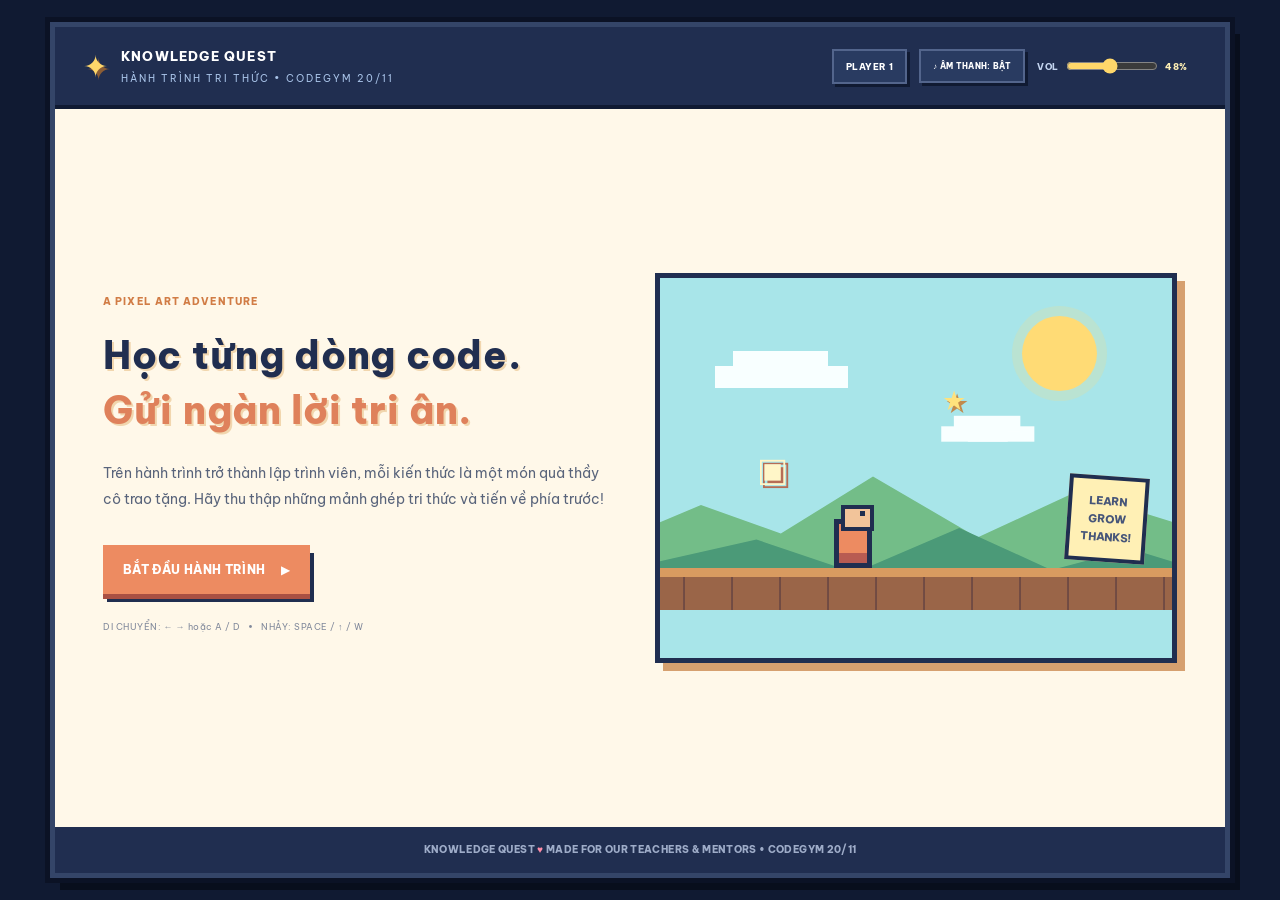
<file: knowledge_quest/index.html>
<!doctype html>
<html lang="vi">
<head>
  <meta charset="UTF-8">
  <meta name="viewport" content="width=device-width, initial-scale=1.0">
  <title>Knowledge Quest - Audio Edition</title>
  <link rel="stylesheet" href="style.css">
</head>
<body>
  <main class="app-shell">
    <header class="topbar">
      <div class="brand">
        <span class="brand-icon">✦</span>
        <div>
          <h1>KNOWLEDGE QUEST</h1>
          <p>HÀNH TRÌNH TRI THỨC • CODEGYM 20/11</p>
        </div>
      </div>
      <div class="top-actions">
        <span class="pixel-chip">PLAYER 1</span>
        <div class="audio-controls" aria-label="Điều khiển âm thanh">
          <button id="soundBtn" class="small-btn" type="button" aria-label="Bật hoặc tắt âm thanh" aria-pressed="true">♪ ÂM THANH: BẬT</button>
          <label class="volume-control" for="volumeSlider">
            <span>VOL</span>
            <input id="volumeSlider" type="range" min="0" max="100" value="48" step="1" aria-label="Âm lượng">
            <output id="volumeValue" for="volumeSlider">48%</output>
          </label>
        </div>
      </div>
    </header>

    <section id="homeScreen" class="screen home-screen">
      <div class="hero-copy">
        <p class="eyebrow">A PIXEL ART ADVENTURE</p>
        <h2>Học từng dòng code.<br><span>Gửi ngàn lời tri ân.</span></h2>
        <p class="intro">Trên hành trình trở thành lập trình viên, mỗi kiến thức là một món quà thầy cô trao tặng. Hãy thu thập những mảnh ghép tri thức và tiến về phía trước!</p>
        <button id="startBtn" class="primary-btn" type="button">BẮT ĐẦU HÀNH TRÌNH <span>▶</span></button>
        <p class="controls-hint">DI CHUYỂN: ← → hoặc A / D &nbsp; • &nbsp; NHẢY: SPACE / ↑ / W</p>
      </div>
      <div class="hero-art" aria-hidden="true">
        <div class="sun"></div>
        <div class="cloud cloud-one"></div><div class="cloud cloud-two"></div>
        <div class="pixel-hill hill-back"></div><div class="pixel-hill hill-front"></div>
        <div class="hero-platform"></div>
        <div class="hero-player"><span></span></div>
        <div class="floating-book">▣</div><div class="floating-star">★</div>
        <div class="hero-sign">LEARN<br>GROW<br>THANKS!</div>
      </div>
    </section>

    <section id="mapScreen" class="screen map-screen hidden">
      <div class="section-heading">
        <div><p class="eyebrow">CHỌN CHẶNG ĐƯỜNG</p><h2>BẢN ĐỒ TRI THỨC</h2></div>
        <button class="text-btn" id="backHomeBtn" type="button">← Trang chủ</button>
      </div>
      <p class="section-desc">Ba thế giới, chín thử thách. Hãy đi từ nền móng HTML, đánh thức logic JavaScript, rồi chinh phục thành trì Java.</p>
      <div class="world-grid">
        <article class="world-card world-html">
          <div class="world-number">WORLD 01</div><div class="world-art html-art"><span>&lt;/&gt;</span></div>
          <h3>VƯƠNG QUỐC HTML</h3><p>Nền móng của mọi trang web</p>
          <div class="level-pills"><span>01</span><span>02</span><span>03</span></div>
          <button class="world-btn" id="openHtmlBtn" type="button">VÀO MAP <span>▶</span></button>
          <small class="status-open">● 3 MÀN ĐÃ SẴN SÀNG</small>
        </article>
        <article class="world-card world-js">
          <div class="world-number">WORLD 02</div><div class="world-art js-art"><span>JS</span></div>
          <h3>KHU RỪNG JAVASCRIPT</h3><p>Nơi logic và tương tác thức tỉnh</p>
          <div class="level-pills"><span>01</span><span>02</span><span>03</span></div>
          <button class="world-btn" id="openJsBtn" type="button">VÀO MAP <span>▶</span></button>
          <small class="status-open">● 3 MÀN ĐÃ SẴN SÀNG</small>
        </article>
        <article class="world-card world-java">
          <div class="world-number">WORLD 03</div><div class="world-art java-art"><span>☕</span></div>
          <h3>THÀNH TRÌ JAVA</h3><p>Rèn tư duy và xây dựng chương trình</p>
          <div class="level-pills"><span>01</span><span>02</span><span>03</span></div>
          <button class="world-btn" id="openJavaBtn" type="button">VÀO MAP <span>▶</span></button>
          <small class="status-open">● 3 MÀN ĐÃ SẴN SÀNG</small>
        </article>
      </div>
      <div class="map-note">✦ Mỗi màn chơi là một bài học. Mỗi bài học là một điều đáng cảm ơn.</div>
    </section>

    <section id="levelScreen" class="screen level-screen hidden">
      <div class="section-heading">
        <div><p class="eyebrow" id="levelWorldKicker">KNOWLEDGE QUEST • WORLD 01: HTML</p><h2 id="levelWorldTitle">CHỌN MÀN CHƠI</h2></div>
        <button class="text-btn" id="backMapBtn" type="button">← Bản đồ</button>
      </div>
      <p class="section-desc" id="levelWorldSummary">Chọn một thử thách để bắt đầu hành trình.</p>
      <div class="level-grid" id="levelGrid"></div>
      <p class="map-note">Mục tiêu: thu thập đủ mảnh ghép tri thức, tránh Bug và chạm cột mốc Mentor ở cuối đường.</p>
    </section>

    <section id="gameScreen" class="screen game-screen hidden">
      <div class="game-hud">
        <div class="hud-world"><small id="hudWorld">KNOWLEDGE QUEST • WORLD 01: HTML</small><strong id="hudLevel">LEVEL 01</strong></div>
        <div class="hud-stat"><small>MẢNH KIẾN THỨC</small><strong id="scoreText">0 / 5</strong></div>
        <div class="hud-stat"><small>MẠNG</small><strong id="livesText">♥ ♥ ♥</strong></div>
        <div class="hud-difficulty"><small>ĐỘ KHÓ</small><strong id="difficultyText">DỄ</strong></div>
        <button id="pauseBtn" class="small-btn" type="button">Ⅱ TẠM DỪNG</button>
      </div>
      <div class="game-objective">
        <span class="objective-icon">✦</span>
        <span id="objectiveText">Thu thập kiến thức và tiến đến cột mốc Mentor.</span>
        <div class="progress-wrap"><div id="progressFill" class="progress-fill"></div></div>
        <strong id="progressLabel">0% TRI THỨC</strong>
      </div>
      <div class="game-frame">
        <canvas id="gameCanvas" width="960" height="540" aria-label="Knowledge Quest - game platformer pixel art"></canvas>
        <div id="overlay" class="game-overlay hidden">
          <div class="overlay-panel">
            <p class="eyebrow" id="overlayEyebrow">LEVEL 01</p>
            <h2 id="overlayTitle">SẴN SÀNG CHƯA?</h2>
            <p id="overlayText">Thu thập kiến thức và tiến đến lá cờ Mentor.</p>
            <button id="overlayBtn" class="primary-btn" type="button">TIẾP TỤC</button>
          </div>
        </div>
      </div>
      <div class="game-bottom">
        <p>← → / A D: DI CHUYỂN &nbsp; • &nbsp; SPACE / ↑: NHẢY</p>
        <button id="quitBtn" class="text-btn" type="button">Thoát màn chơi</button>
      </div>
    </section>

    <section id="endingScreen" class="screen ending-screen hidden">
      <div class="ending-card">
        <div class="ending-stars">★ ✦ ★</div>
        <p class="eyebrow" id="endingEyebrow">KNOWLEDGE QUEST • WORLD 01 COMPLETED</p>
        <h2 id="endingTitle">BẠN ĐÃ HOÀN THÀNH<br><span>HÀNH TRÌNH HTML!</span></h2>
        <p class="ending-message" id="endingMessage">Mỗi thẻ HTML là một viên gạch nhỏ xây nên thế giới web. Cảm ơn thầy cô đã kiên nhẫn đặt những viên gạch đầu tiên cùng chúng em.</p>
        <div class="thank-you-letter">
          <div class="letter-icon">✉</div>
          <p id="endingQuote">“Cảm ơn thầy cô vì không chỉ dạy chúng em viết code, mà còn dạy chúng em cách kiên trì tìm lời giải. Những kiến thức hôm nay sẽ tiếp tục đồng hành cùng chúng em trên chặng đường phía trước.”</p>
          <strong id="endingSignature">— TỪ NHỮNG HỌC VIÊN CODEGYM —</strong>
        </div>
        <div class="ending-actions">
          <button id="endingReplayBtn" class="primary-btn" type="button">CHƠI LẠI MAP</button>
          <button id="endingNextBtn" class="secondary-btn" type="button">MAP TIẾP THEO</button>
          <button id="endingMapBtn" class="secondary-btn" type="button">VỀ BẢN ĐỒ</button>
        </div>
      </div>
    </section>
    <footer>KNOWLEDGE QUEST <span>♥</span> MADE FOR OUR TEACHERS & MENTORS • CODEGYM 20/11</footer>
  </main>
  <script src="script.js"></script>
</body>
</html>
</file>
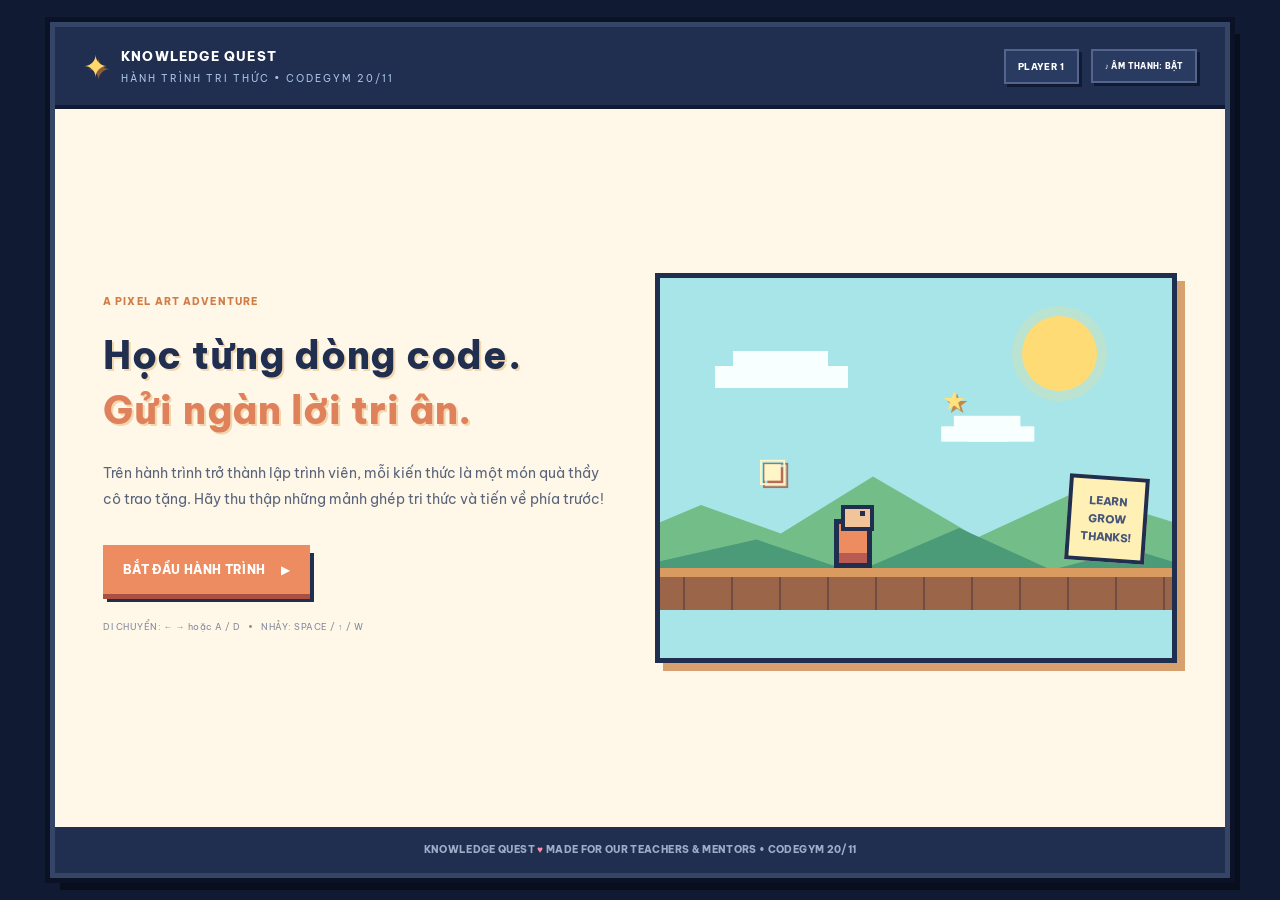
<file: knowledge_quest/knowledge_quest/index.html>
<!doctype html>
<html lang="vi">
<head>
  <meta charset="UTF-8">
  <meta name="viewport" content="width=device-width, initial-scale=1.0">
  <title>Knowledge Quest - Hành trình tri thức</title>
  <link rel="stylesheet" href="style.css">
</head>
<body>
  <main class="app-shell">
    <header class="topbar">
      <div class="brand">
        <span class="brand-icon">✦</span>
        <div>
          <h1>KNOWLEDGE QUEST</h1>
          <p>HÀNH TRÌNH TRI THỨC • CODEGYM 20/11</p>
        </div>
      </div>
      <div class="top-actions">
        <span class="pixel-chip">PLAYER 1</span>
        <button id="soundBtn" class="small-btn" type="button" aria-label="Bật tắt âm thanh">♪ ÂM THANH: BẬT</button>
      </div>
    </header>

    <section id="homeScreen" class="screen home-screen">
      <div class="hero-copy">
        <p class="eyebrow">A PIXEL ART ADVENTURE</p>
        <h2>Học từng dòng code.<br><span>Gửi ngàn lời tri ân.</span></h2>
        <p class="intro">Trên hành trình trở thành lập trình viên, mỗi kiến thức là một món quà thầy cô trao tặng. Hãy thu thập những mảnh ghép tri thức và tiến về phía trước!</p>
        <button id="startBtn" class="primary-btn" type="button">BẮT ĐẦU HÀNH TRÌNH <span>▶</span></button>
        <p class="controls-hint">DI CHUYỂN: ← → hoặc A / D &nbsp; • &nbsp; NHẢY: SPACE / ↑ / W</p>
      </div>
      <div class="hero-art" aria-hidden="true">
        <div class="sun"></div>
        <div class="cloud cloud-one"></div><div class="cloud cloud-two"></div>
        <div class="pixel-hill hill-back"></div><div class="pixel-hill hill-front"></div>
        <div class="hero-platform"></div>
        <div class="hero-player"><span></span></div>
        <div class="floating-book">▣</div><div class="floating-star">★</div>
        <div class="hero-sign">LEARN<br>GROW<br>THANKS!</div>
      </div>
    </section>

    <section id="mapScreen" class="screen map-screen hidden">
      <div class="section-heading">
        <div><p class="eyebrow">CHỌN CHẶNG ĐƯỜNG</p><h2>BẢN ĐỒ TRI THỨC</h2></div>
        <button class="text-btn" id="backHomeBtn" type="button">← Trang chủ</button>
      </div>
      <p class="section-desc">Ba vùng đất lưu giữ những kiến thức đã học. Map 1 hiện có thể chơi; hai vùng tiếp theo sẽ được mở khóa trong những bản cập nhật tiếp theo.</p>
      <div class="world-grid">
        <article class="world-card world-html">
          <div class="world-number">WORLD 01</div><div class="world-art html-art"><span>&lt;/&gt;</span></div>
          <h3>VƯƠNG QUỐC HTML</h3><p>Nền móng của mọi trang web</p>
          <div class="level-pills"><span>01</span><span>02</span><span>03</span></div>
          <button class="world-btn" id="openHtmlBtn" type="button">VÀO MAP <span>▶</span></button>
          <small class="status-open">● 3 MÀN ĐÃ SẴN SÀNG</small>
        </article>
        <article class="world-card world-js locked">
          <div class="world-number">WORLD 02</div><div class="world-art js-art"><span>JS</span></div>
          <h3>KHU RỪNG JAVASCRIPT</h3><p>Nơi logic và tương tác thức tỉnh</p>
          <div class="level-pills"><span>01</span><span>02</span><span>03</span></div>
          <button class="world-btn" type="button" disabled>ĐANG PHÁT TRIỂN</button>
          <small>🔒 SẮP RA MẮT</small>
        </article>
        <article class="world-card world-java locked">
          <div class="world-number">WORLD 03</div><div class="world-art java-art"><span>☕</span></div>
          <h3>THÀNH TRÌ JAVA</h3><p>Rèn tư duy và xây dựng chương trình</p>
          <div class="level-pills"><span>01</span><span>02</span><span>03</span></div>
          <button class="world-btn" type="button" disabled>ĐANG PHÁT TRIỂN</button>
          <small>🔒 SẮP RA MẮT</small>
        </article>
      </div>
      <div class="map-note">✦ Mỗi màn chơi là một bài học. Mỗi bài học là một điều đáng cảm ơn.</div>
    </section>

    <section id="levelScreen" class="screen level-screen hidden">
      <div class="section-heading">
        <div><p class="eyebrow">KNOWLEDGE QUEST • WORLD 01: HTML</p><h2>CHỌN MÀN CHƠI</h2></div>
        <button class="text-btn" id="backMapBtn" type="button">← Bản đồ</button>
      </div>
      <div class="level-grid">
        <button class="level-card active" data-level="0" type="button"><span class="level-icon">🏷</span><b>LEVEL 01</b><strong>Thẻ HTML</strong><small>Thu thập 5 thẻ mở đầu</small><em>▶ CHƠI</em></button>
        <button class="level-card active" data-level="1" type="button"><span class="level-icon">🧱</span><b>LEVEL 02</b><strong>Xây trang web</strong><small>Thu thập cấu trúc trang</small><em>▶ CHƠI</em></button>
        <button class="level-card active" data-level="2" type="button"><span class="level-icon">🎨</span><b>LEVEL 03</b><strong>Trang web hoàn chỉnh</strong><small>Hoàn thiện kiến thức HTML</small><em>▶ CHƠI</em></button>
      </div>
      <p class="map-note">Mục tiêu: thu thập đủ mảnh ghép tri thức, tránh Bug và chạm cột mốc Mentor ở cuối đường.</p>
    </section>

    <section id="gameScreen" class="screen game-screen hidden">
      <div class="game-hud">
        <div class="hud-world"><small>KNOWLEDGE QUEST • WORLD 01: HTML</small><strong id="hudLevel">LEVEL 01</strong></div>
        <div class="hud-stat"><small>MẢNH KIẾN THỨC</small><strong id="scoreText">0 / 5</strong></div>
        <div class="hud-stat"><small>MẠNG</small><strong id="livesText">♥ ♥ ♥</strong></div>
        <div class="hud-difficulty"><small>ĐỘ KHÓ</small><strong id="difficultyText">DỄ</strong></div>
        <button id="pauseBtn" class="small-btn" type="button">Ⅱ TẠM DỪNG</button>
      </div>
      <div class="game-objective">
        <span class="objective-icon">✦</span>
        <span id="objectiveText">Thu thập kiến thức và tiến đến cột mốc Mentor.</span>
        <div class="progress-wrap"><div id="progressFill" class="progress-fill"></div></div>
        <strong id="progressLabel">0% TRI THỨC</strong>
      </div>
      <div class="game-frame">
        <canvas id="gameCanvas" width="960" height="540" aria-label="Knowledge Quest - game platformer pixel art"></canvas>
        <div id="overlay" class="game-overlay hidden">
          <div class="overlay-panel">
            <p class="eyebrow" id="overlayEyebrow">LEVEL 01</p>
            <h2 id="overlayTitle">SẴN SÀNG CHƯA?</h2>
            <p id="overlayText">Thu thập kiến thức và tiến đến lá cờ Mentor.</p>
            <button id="overlayBtn" class="primary-btn" type="button">TIẾP TỤC</button>
          </div>
        </div>
      </div>
      <div class="game-bottom">
        <p>← → / A D: DI CHUYỂN &nbsp; • &nbsp; SPACE / ↑: NHẢY</p>
        <button id="quitBtn" class="text-btn" type="button">Thoát màn chơi</button>
      </div>
    </section>

    <section id="endingScreen" class="screen ending-screen hidden">
      <div class="ending-card">
        <div class="ending-stars">★ ✦ ★</div>
        <p class="eyebrow">KNOWLEDGE QUEST • WORLD 01 COMPLETED</p>
        <h2>BẠN ĐÃ HOÀN THÀNH<br><span>HÀNH TRÌNH HTML!</span></h2>
        <p class="ending-message">Mỗi thẻ HTML là một viên gạch nhỏ xây nên thế giới web. Cảm ơn thầy cô đã kiên nhẫn đặt những viên gạch đầu tiên cùng chúng em.</p>
        <div class="thank-you-letter">
          <div class="letter-icon">✉</div>
          <p>“Cảm ơn thầy cô vì không chỉ dạy chúng em viết code, mà còn dạy chúng em cách kiên trì tìm lời giải. Những kiến thức hôm nay sẽ tiếp tục đồng hành cùng chúng em trên chặng đường phía trước.”</p>
          <strong>— TỪ NHỮNG HỌC VIÊN CODEGYM —</strong>
        </div>
        <div class="ending-actions">
          <button id="endingReplayBtn" class="primary-btn" type="button">CHƠI LẠI</button>
          <button id="endingMapBtn" class="secondary-btn" type="button">VỀ BẢN ĐỒ</button>
        </div>
      </div>
    </section>
    <footer>KNOWLEDGE QUEST <span>♥</span> MADE FOR OUR TEACHERS & MENTORS • CODEGYM 20/11</footer>
  </main>
  <script src="script.js"></script>
</body>
</html>
</file>
<file: knowledge_quest/style.css>
@import url('https://fonts.googleapis.com/css2?family=Be+Vietnam+Pro:wght@400;500;600;700;800&display=swap');
:root{--ink:#17213a;--navy:#182544;--blue:#6ed6e8;--yellow:#ffd76a;--pink:#ff8da8;--cream:#fff8e9;--muted:#68748d;--green:#8ddc9a}
*{box-sizing:border-box}body{margin:0;background:#101a32;color:var(--ink);font-family:"Be Vietnam Pro",sans-serif;min-height:100vh;padding:22px}
button{font:inherit;cursor:pointer}button:disabled{cursor:not-allowed;opacity:.55}
.app-shell{max-width:1180px;margin:0 auto;background:var(--cream);border:5px solid #344568;box-shadow:0 0 0 5px #0b1225,10px 12px 0 #080e1c;min-height:calc(100vh - 44px);display:flex;flex-direction:column;overflow:hidden}
.topbar{height:82px;background:#202e50;color:white;display:flex;align-items:center;justify-content:space-between;padding:0 28px;border-bottom:4px solid #101a32}
.brand{display:flex;align-items:center;gap:13px}.brand-icon{font-size:30px;color:var(--yellow);text-shadow:3px 3px #8b5d35}.brand h1{font:12px "Be Vietnam Pro", "Segoe UI", Arial, sans-serif;margin:0 0 8px;letter-spacing:-1px}.brand p{font-size:10px;letter-spacing:2px;color:#a9c4e9;margin:0}.top-actions{display:flex;align-items:center;gap:12px}.pixel-chip,.small-btn{font:9px "Be Vietnam Pro", "Segoe UI", Arial, sans-serif;padding:10px 12px;border:2px solid #53658c;background:#293b61;color:white;box-shadow:3px 3px 0 #101a32}.small-btn{font-size:8px}.screen{padding:38px 48px;flex:1}.hidden{display:none!important}
.home-screen{display:grid;grid-template-columns:1fr 1fr;align-items:center;gap:30px;min-height:590px}.eyebrow{font:9px "Be Vietnam Pro", "Segoe UI", Arial, sans-serif;letter-spacing:1px;color:#d17c45;margin:0 0 20px}.hero-copy h2,.section-heading h2,.ending-card h2{font:clamp(23px,3vw,38px)/1.55 "Be Vietnam Pro", "Segoe UI", Arial, sans-serif;margin:0 0 22px;color:#202e50}.hero-copy h2 span,.ending-card h2 span{color:#df815b}.intro{max-width:510px;color:#59647b;line-height:1.9;font-size:14px}.primary-btn,.secondary-btn{border:0;background:#ed8b61;color:#fff;padding:16px 20px;font:10px "Be Vietnam Pro", "Segoe UI", Arial, sans-serif;box-shadow:0 5px 0 #a95043,4px 8px 0 #202e50;margin-top:18px}.primary-btn span{margin-left:12px}.primary-btn:hover{transform:translateY(2px);box-shadow:0 3px 0 #a95043,3px 5px 0 #202e50}.controls-hint{font-size:9px;color:#81899b;margin-top:27px;letter-spacing:.5px}
.hero-art{height:390px;position:relative;background:#a8e5e9;border:5px solid #202e50;box-shadow:8px 8px 0 #d6a06f;overflow:hidden;image-rendering:pixelated}.sun{position:absolute;width:75px;height:75px;border-radius:50%;background:#ffdb75;top:38px;right:75px;box-shadow:0 0 0 10px #ffdb7533}.cloud{position:absolute;background:#f8ffff;width:95px;height:22px;top:88px;left:55px;box-shadow:18px -15px 0 0 #f8ffff,38px 0 0 0 #f8ffff}.cloud-two{top:145px;left:auto;right:150px;transform:scale(.7)}.pixel-hill{position:absolute;bottom:75px;width:120%;height:130px;left:-10%;background:#73bd88;clip-path:polygon(0 70%,15% 40%,28% 62%,43% 18%,60% 65%,76% 30%,100% 65%,100% 100%,0 100%)}.hill-front{height:95px;background:#4b9a78;bottom:52px;transform:scaleX(-1)}.hero-platform{position:absolute;bottom:48px;left:0;right:0;height:42px;background:#9a6548;border-top:9px solid #d99b60;background-image:linear-gradient(90deg,transparent 48%,#714b43 49%,#714b43 52%,transparent 53%);background-size:48px 35px}.hero-player{position:absolute;bottom:90px;left:34%;width:38px;height:49px;background:#ed8b61;border:5px solid #202e50;box-shadow:inset 0 -10px #b85b52}.hero-player:before{content:"";position:absolute;top:-19px;left:2px;width:25px;height:18px;background:#f2c49a;border:4px solid #202e50}.hero-player span{position:absolute;top:-13px;left:21px;width:5px;height:5px;background:#202e50}.floating-book{position:absolute;top:170px;left:19%;font-size:33px;color:#fff6c8;text-shadow:3px 3px #b66c55}.floating-star{position:absolute;top:105px;left:55%;font-size:27px;color:#ffe27d;text-shadow:3px 3px #c18a4c}.hero-sign{position:absolute;right:25px;bottom:96px;background:#fff0b5;border:4px solid #202e50;padding:12px 10px;font:9px/1.8 "Be Vietnam Pro", "Segoe UI", Arial, sans-serif;text-align:center;color:#465579;transform:rotate(4deg)}
.section-heading{display:flex;justify-content:space-between;align-items:center;gap:20px}.section-heading h2{font-size:21px;margin-bottom:0}.text-btn{border:0;background:transparent;color:#52617e;font-weight:800;font-size:12px}.section-desc{color:#6d7890;font-size:13px;line-height:1.7;margin:18px 0 28px}.world-grid{display:grid;grid-template-columns:repeat(3,1fr);gap:20px}.world-card{background:white;border:3px solid #263657;padding:18px;box-shadow:5px 6px 0 #d7b78f;position:relative;min-width:0}.world-number{font:8px "Be Vietnam Pro", "Segoe UI", Arial, sans-serif;color:#8b91a3}.world-art{height:125px;margin:14px 0;background:#b6e9e8;display:grid;place-items:center;border:3px solid #263657;position:relative;overflow:hidden}.world-art span{font:34px "Be Vietnam Pro", "Segoe UI", Arial, sans-serif;color:#fff;text-shadow:4px 4px #395879;z-index:1}.html-art:after,.js-art:after,.java-art:after{content:"";position:absolute;bottom:-25px;width:150%;height:75px;background:#70bd89;transform:rotate(-8deg)}.js-art{background:#d9ed9a}.js-art span{color:#ffdb64;text-shadow:4px 4px #755d36}.java-art{background:#b5c8f0}.world-card h3{font:10px "Be Vietnam Pro", "Segoe UI", Arial, sans-serif;line-height:1.8;color:#273858;min-height:38px}.world-card p{font-size:12px;color:#778096;min-height:20px}.level-pills{display:flex;gap:8px;margin:17px 0}.level-pills span{font:9px "Be Vietnam Pro", "Segoe UI", Arial, sans-serif;background:#fff0c5;border:2px solid #d3a45d;padding:8px}.world-btn{width:100%;padding:12px 6px;border:0;background:#263858;color:white;font:9px "Be Vietnam Pro", "Segoe UI", Arial, sans-serif;box-shadow:0 4px #101a32}.world-btn span{float:right}.world-card small{display:block;margin-top:14px;font:7px "Be Vietnam Pro", "Segoe UI", Arial, sans-serif;color:#7d879b}.world-card .status-open{color:#39986c}.locked{filter:saturate(.65)}.locked .world-art:before{content:"";position:absolute;inset:0;background:#17213a66;z-index:2}.locked .world-art span{z-index:3}.map-note{text-align:center;color:#8b765c;font-size:12px;margin-top:28px;font-weight:700}
.level-grid{display:grid;grid-template-columns:repeat(3,1fr);gap:18px;margin-top:38px}.level-card{background:#fff;border:3px solid #273858;box-shadow:5px 6px 0 #d9b98f;padding:23px 16px;text-align:left;color:#273858;display:flex;flex-direction:column;gap:12px;min-height:225px}.level-card:hover{transform:translateY(-4px)}.level-icon{font-size:30px}.level-card b{font:9px "Be Vietnam Pro", "Segoe UI", Arial, sans-serif;color:#d17c45}.level-card strong{font-size:16px}.level-card small{color:#778096}.level-card em{font:8px "Be Vietnam Pro", "Segoe UI", Arial, sans-serif;font-style:normal;margin-top:auto;color:#39986c}
.game-screen{padding:24px 34px}.game-hud{display:flex;align-items:center;gap:30px;margin-bottom:14px;background:#202e50;color:white;padding:13px 18px;border:3px solid #101a32}.game-hud div:first-child{margin-right:auto}.game-hud small{display:block;font:7px "Be Vietnam Pro", "Segoe UI", Arial, sans-serif;color:#a9c4e9;margin-bottom:8px}.game-hud strong{font:10px "Be Vietnam Pro", "Segoe UI", Arial, sans-serif}.hud-stat{text-align:center}.hud-stat strong{color:#ffdb75}.game-frame{position:relative;border:4px solid #202e50;box-shadow:6px 6px 0 #d6a06f;background:#9be2e8}.game-frame canvas{display:block;width:100%;height:auto;image-rendering:auto}.game-overlay{position:absolute;inset:0;display:grid;place-items:center;background:#101a32a8}.overlay-panel{background:#fff8e9;border:4px solid #202e50;box-shadow:7px 7px 0 #d6a06f;padding:28px;max-width:440px;text-align:center}.overlay-panel h2{font:15px/1.7 "Be Vietnam Pro", "Segoe UI", Arial, sans-serif;color:#202e50}.overlay-panel p:not(.eyebrow){font-size:13px;line-height:1.7;color:#66718a}.game-bottom{display:flex;justify-content:space-between;align-items:center;margin-top:18px;color:#8991a2;font-size:9px;font-weight:700}
.ending-screen{display:grid;place-items:center}.ending-card{max-width:760px;text-align:center;margin:auto}.ending-stars{font-size:34px;color:#e9b84f;margin-bottom:22px}.ending-card h2{font-size:22px}.ending-message{max-width:620px;margin:20px auto;color:#69748b;line-height:1.9;font-size:14px}.thank-you-letter{background:#fff;border:3px dashed #d7a76d;padding:22px 30px;max-width:650px;margin:25px auto;box-shadow:5px 6px 0 #e9d4b6}.letter-icon{font-size:28px}.thank-you-letter p{font-family:Georgia,serif;font-style:italic;color:#59647b;line-height:1.9}.thank-you-letter strong{font:8px "Be Vietnam Pro", "Segoe UI", Arial, sans-serif;color:#d17c45}.ending-actions{display:flex;justify-content:center;gap:15px}.secondary-btn{background:#536b91;box-shadow:0 5px #263858,4px 8px #d6a06f}footer{text-align:center;background:#202e50;color:#9eacc8;padding:15px;font:7px "Be Vietnam Pro", "Segoe UI", Arial, sans-serif;letter-spacing:.5px}footer span{color:#ff8da8}
@media(max-width:800px){body{padding:8px}.app-shell{min-height:calc(100vh - 16px)}.topbar{padding:0 14px;height:72px}.brand h1{font-size:9px}.brand p{font-size:8px}.pixel-chip{display:none}.screen{padding:26px 20px}.home-screen{grid-template-columns:1fr;gap:25px}.hero-copy h2{font-size:22px}.hero-art{height:270px}.world-grid{grid-template-columns:1fr}.world-card{display:grid;grid-template-columns:100px 1fr;column-gap:14px}.world-number,.world-card h3,.world-card p,.level-pills,.world-btn,.world-card small{grid-column:2}.world-art{grid-column:1;grid-row:1/5;height:120px}.world-card h3{margin:0}.level-grid{grid-template-columns:1fr}.level-card{min-height:170px}.game-screen{padding:15px 10px}.game-hud{gap:10px;padding:10px}.game-hud strong{font-size:7px}.game-hud small{font-size:6px}.game-hud .small-btn{font-size:6px;padding:7px}.game-bottom{font-size:7px}.ending-card h2{font-size:15px}.ending-actions{flex-wrap:wrap}}

/* ===== Updated readable pixel-inspired interface ===== */
/* Use a Unicode-capable font for Vietnamese UI text; preserve pixel-art styling through shapes, borders and shadows. */
.brand h1,.pixel-chip,.small-btn,.eyebrow,.hero-copy h2,.section-heading h2,
.world-number,.world-art span,.world-card h3,.world-btn,.world-card small,
.level-card b,.level-card em,.game-hud small,.game-hud strong,.overlay-panel h2,
.ending-card h2,.thank-you-letter strong,footer {
  font-family:"Be Vietnam Pro",sans-serif !important;
  font-weight:800;
  letter-spacing:.7px;
}
.brand h1{font-size:13px;letter-spacing:1.2px}
.eyebrow{font-size:10px;letter-spacing:1.1px}
.hero-copy h2,.section-heading h2,.ending-card h2{line-height:1.45;text-shadow:2px 2px 0 #f1d6ae}
.world-card h3{font-size:12px;line-height:1.55}
.world-btn{font-size:10px;letter-spacing:.5px}
.world-card small{font-size:9px}
.game-screen{padding-top:20px}
.game-hud{display:grid;grid-template-columns:1.5fr 1fr .7fr .8fr auto;gap:16px;border-radius:8px;box-shadow:4px 5px 0 #d6a06f}
.game-hud small{font-size:9px;letter-spacing:.6px;color:#c3d4ef}
.game-hud strong{font-size:13px;letter-spacing:.3px}
.game-hud .hud-stat strong{color:#ffdf75}
.game-hud .hud-difficulty strong{color:#9de2ae}
.game-objective{display:flex;align-items:center;gap:12px;margin:0 0 13px;padding:10px 14px;background:#fff;border:2px solid #d8c49f;border-radius:7px;color:#586680;font-size:11px;font-weight:700}
.objective-icon{color:#e2a94f;font-size:18px}
.progress-wrap{height:10px;min-width:100px;flex:1;background:#e8e3d8;border:1px solid #c8b99e;border-radius:10px;overflow:hidden}
.progress-fill{height:100%;width:0;background:linear-gradient(90deg,#6fc98d,#b5dc76);transition:width .2s ease}
#progressLabel{font-size:9px;color:#458866;white-space:nowrap}
.game-frame{border-radius:5px;overflow:hidden;box-shadow:5px 6px 0 #d6a06f}
.game-frame canvas{image-rendering:auto;touch-action:none}
.overlay-panel{border-radius:8px;box-shadow:6px 7px 0 #d6a06f}
.overlay-panel h2{font-size:19px;line-height:1.45;letter-spacing:.5px}
.overlay-panel .eyebrow{font-size:10px}
.overlay-panel p:not(.eyebrow){font-size:14px}
.game-bottom{font-size:10px}
.game-bottom .text-btn{font-size:11px}
footer{font-size:9px;letter-spacing:.8px}
@media(max-width:800px){
  .game-hud{grid-template-columns:1fr 1fr;gap:10px}
  .game-hud .hud-world{grid-column:1}
  .game-hud .small-btn{grid-column:2;grid-row:1;justify-self:end}
  .game-objective{flex-wrap:wrap;gap:8px;font-size:10px}
  .game-objective #objectiveText{flex:1;min-width:75%}
  .progress-wrap{min-width:60%;}
  .game-hud small{font-size:8px}
  .game-hud strong{font-size:11px}
  .overlay-panel{padding:18px;max-width:90%}
  .overlay-panel h2{font-size:16px}
}


/* ===== Knowledge Quest: readable Vietnamese typography and responsive polish ===== */
:root { font-synthesis: none; }
html, body, button, .app-shell, .screen, .game-bottom,
.brand h1, .brand p, .pixel-chip, .small-btn, .eyebrow,
.hero-copy h2, .section-heading h2, .intro, .controls-hint,
.primary-btn, .secondary-btn, .text-btn, .section-desc,
.world-number, .world-art span, .world-card h3, .world-card p,
.world-btn, .world-card small, .level-card b, .level-card strong,
.level-card small, .level-card em, .map-note,
.game-hud small, .game-hud strong, .game-objective,
.overlay-panel h2, .overlay-panel p, .ending-card h2,
.ending-message, .thank-you-letter p, .thank-you-letter strong,
.hero-sign, footer {
  font-family: "Be Vietnam Pro", "Segoe UI", Arial, sans-serif !important;
}
.primary-btn, .secondary-btn, .world-btn, .small-btn,
.pixel-chip, .level-card b, .level-card em, footer {
  font-weight: 800;
  letter-spacing: .35px;
}
.primary-btn, .secondary-btn { font-size: 12px; line-height: 1.45; }
.hero-sign { font-size: 11px; font-weight: 800; line-height: 1.65; }
.world-number, .world-card small { font-size: 10px; }
.world-art span { font-weight: 800; }
.world-btn { font-size: 11px; }
.level-card b, .level-card em { font-size: 10px; }
.game-hud small { font-size: 9px; }
.game-hud strong { font-size: 13px; }
.overlay-panel h2 { font-size: 20px; line-height: 1.5; }
.thank-you-letter strong { font-size: 10px; }
footer { font-size: 10px; line-height: 1.6; }
button:focus-visible { outline: 3px solid #e2a94f; outline-offset: 3px; }
@media (max-width: 800px) {
  .primary-btn, .secondary-btn { font-size: 11px; }
  .game-hud small { font-size: 8px; }
  .game-hud strong { font-size: 11px; }
  .overlay-panel h2 { font-size: 17px; }
  footer { font-size: 8px; }
}


/* HD canvas text: let the browser smoothly scale the 2x backing bitmap. */
.game-frame canvas {
  image-rendering: auto !important;
  width: 100%;
  height: auto;
  display: block;
  vertical-align: middle;
}

/* ===== Three-world release: map selection and level cards ===== */
.world-card {
  border-radius: 10px;
  transition: transform .18s ease, box-shadow .18s ease;
}
.world-card:hover {
  transform: translateY(-3px);
  box-shadow: 5px 9px 0 #d7b78f;
}
.world-js .world-art { background: linear-gradient(145deg, #d9ef9e, #8dcc83); }
.world-js .world-art span { color: #fff5a5; text-shadow: 3px 3px #487d4f; }
.world-java .world-art { background: linear-gradient(145deg, #c7d5f5, #8599d1); }
.world-java .world-art span { color: #fff1c8; text-shadow: 3px 3px #586a9c; }
.world-card .status-open { font-size: 9px; font-weight: 800; color: #39986c; line-height: 1.5; }
.level-grid { align-items: stretch; }
.level-card {
  border-radius: 10px;
  min-height: 245px;
  transition: transform .18s ease, box-shadow .18s ease;
}
.level-card strong { line-height: 1.45; }
.level-card small { line-height: 1.65; }
.level-card em { letter-spacing: .35px; }
.level-card:focus-visible, .world-btn:focus-visible {
  outline: 3px solid #e2a94f;
  outline-offset: 4px;
}
.ending-actions { flex-wrap: wrap; }
.ending-actions .secondary-btn { margin-top: 18px; }
@media (max-width: 800px) {
  .level-card { min-height: 190px; }
  .world-card:hover, .level-card:hover { transform: none; }
}


/* ===== Original chiptune soundtrack and volume controls ===== */
.audio-controls {
  display: flex;
  align-items: center;
  gap: 12px;
}
.volume-control {
  display: inline-flex;
  align-items: center;
  gap: 7px;
  color: #c3d4ef;
  font-size: 9px;
  font-weight: 800;
  letter-spacing: .6px;
  white-space: nowrap;
}
.volume-control input[type="range"] {
  width: 92px;
  height: 18px;
  margin: 0;
  accent-color: #ffd76a;
  cursor: pointer;
}
.volume-control output {
  min-width: 32px;
  color: #fff0b5;
  font-variant-numeric: tabular-nums;
}
#soundBtn[aria-pressed="false"] {
  color: #c3d4ef;
  background: #1c2945;
}
#soundBtn:focus-visible,
.volume-control input:focus-visible {
  outline: 3px solid #ffd76a;
  outline-offset: 3px;
}
@media (max-width: 800px) {
  .top-actions { gap: 7px; }
  .audio-controls { gap: 7px; }
  .volume-control { gap: 4px; font-size: 8px; }
  .volume-control input[type="range"] { width: 62px; }
  .volume-control output { min-width: 27px; font-size: 8px; }
  .topbar { min-height: 72px; height: auto; }
  .small-btn { padding: 8px 9px; }
}
@media (max-width: 430px) {
  .brand p { display: none; }
  .brand h1 { font-size: 8px; }
  .audio-controls { flex-direction: column; align-items: flex-end; gap: 4px; }
  .volume-control input[type="range"] { width: 72px; }
}

/* Consistent feedback for mouse, touch and keyboard navigation. */
button { cursor: pointer; -webkit-tap-highlight-color: transparent; }
button:active:not(:disabled) { transform: translateY(2px); }
button:focus-visible {
  outline: 3px solid #e2a94f;
  outline-offset: 3px;
}
button:disabled { cursor: not-allowed; opacity: .6; }
@media (prefers-reduced-motion: reduce) {
  *, *::before, *::after { scroll-behavior: auto !important; transition-duration: .01ms !important; animation-duration: .01ms !important; }
}
</file>
<file: knowledge_quest/knowledge_quest/style.css>
@import url('https://fonts.googleapis.com/css2?family=Be+Vietnam+Pro:wght@400;500;600;700;800&display=swap');
:root{--ink:#17213a;--navy:#182544;--blue:#6ed6e8;--yellow:#ffd76a;--pink:#ff8da8;--cream:#fff8e9;--muted:#68748d;--green:#8ddc9a}
*{box-sizing:border-box}body{margin:0;background:#101a32;color:var(--ink);font-family:"Be Vietnam Pro",sans-serif;min-height:100vh;padding:22px}
button{font:inherit;cursor:pointer}button:disabled{cursor:not-allowed;opacity:.55}
.app-shell{max-width:1180px;margin:0 auto;background:var(--cream);border:5px solid #344568;box-shadow:0 0 0 5px #0b1225,10px 12px 0 #080e1c;min-height:calc(100vh - 44px);display:flex;flex-direction:column;overflow:hidden}
.topbar{height:82px;background:#202e50;color:white;display:flex;align-items:center;justify-content:space-between;padding:0 28px;border-bottom:4px solid #101a32}
.brand{display:flex;align-items:center;gap:13px}.brand-icon{font-size:30px;color:var(--yellow);text-shadow:3px 3px #8b5d35}.brand h1{font:12px "Be Vietnam Pro", "Segoe UI", Arial, sans-serif;margin:0 0 8px;letter-spacing:-1px}.brand p{font-size:10px;letter-spacing:2px;color:#a9c4e9;margin:0}.top-actions{display:flex;align-items:center;gap:12px}.pixel-chip,.small-btn{font:9px "Be Vietnam Pro", "Segoe UI", Arial, sans-serif;padding:10px 12px;border:2px solid #53658c;background:#293b61;color:white;box-shadow:3px 3px 0 #101a32}.small-btn{font-size:8px}.screen{padding:38px 48px;flex:1}.hidden{display:none!important}
.home-screen{display:grid;grid-template-columns:1fr 1fr;align-items:center;gap:30px;min-height:590px}.eyebrow{font:9px "Be Vietnam Pro", "Segoe UI", Arial, sans-serif;letter-spacing:1px;color:#d17c45;margin:0 0 20px}.hero-copy h2,.section-heading h2,.ending-card h2{font:clamp(23px,3vw,38px)/1.55 "Be Vietnam Pro", "Segoe UI", Arial, sans-serif;margin:0 0 22px;color:#202e50}.hero-copy h2 span,.ending-card h2 span{color:#df815b}.intro{max-width:510px;color:#59647b;line-height:1.9;font-size:14px}.primary-btn,.secondary-btn{border:0;background:#ed8b61;color:#fff;padding:16px 20px;font:10px "Be Vietnam Pro", "Segoe UI", Arial, sans-serif;box-shadow:0 5px 0 #a95043,4px 8px 0 #202e50;margin-top:18px}.primary-btn span{margin-left:12px}.primary-btn:hover{transform:translateY(2px);box-shadow:0 3px 0 #a95043,3px 5px 0 #202e50}.controls-hint{font-size:9px;color:#81899b;margin-top:27px;letter-spacing:.5px}
.hero-art{height:390px;position:relative;background:#a8e5e9;border:5px solid #202e50;box-shadow:8px 8px 0 #d6a06f;overflow:hidden;image-rendering:pixelated}.sun{position:absolute;width:75px;height:75px;border-radius:50%;background:#ffdb75;top:38px;right:75px;box-shadow:0 0 0 10px #ffdb7533}.cloud{position:absolute;background:#f8ffff;width:95px;height:22px;top:88px;left:55px;box-shadow:18px -15px 0 0 #f8ffff,38px 0 0 0 #f8ffff}.cloud-two{top:145px;left:auto;right:150px;transform:scale(.7)}.pixel-hill{position:absolute;bottom:75px;width:120%;height:130px;left:-10%;background:#73bd88;clip-path:polygon(0 70%,15% 40%,28% 62%,43% 18%,60% 65%,76% 30%,100% 65%,100% 100%,0 100%)}.hill-front{height:95px;background:#4b9a78;bottom:52px;transform:scaleX(-1)}.hero-platform{position:absolute;bottom:48px;left:0;right:0;height:42px;background:#9a6548;border-top:9px solid #d99b60;background-image:linear-gradient(90deg,transparent 48%,#714b43 49%,#714b43 52%,transparent 53%);background-size:48px 35px}.hero-player{position:absolute;bottom:90px;left:34%;width:38px;height:49px;background:#ed8b61;border:5px solid #202e50;box-shadow:inset 0 -10px #b85b52}.hero-player:before{content:"";position:absolute;top:-19px;left:2px;width:25px;height:18px;background:#f2c49a;border:4px solid #202e50}.hero-player span{position:absolute;top:-13px;left:21px;width:5px;height:5px;background:#202e50}.floating-book{position:absolute;top:170px;left:19%;font-size:33px;color:#fff6c8;text-shadow:3px 3px #b66c55}.floating-star{position:absolute;top:105px;left:55%;font-size:27px;color:#ffe27d;text-shadow:3px 3px #c18a4c}.hero-sign{position:absolute;right:25px;bottom:96px;background:#fff0b5;border:4px solid #202e50;padding:12px 10px;font:9px/1.8 "Be Vietnam Pro", "Segoe UI", Arial, sans-serif;text-align:center;color:#465579;transform:rotate(4deg)}
.section-heading{display:flex;justify-content:space-between;align-items:center;gap:20px}.section-heading h2{font-size:21px;margin-bottom:0}.text-btn{border:0;background:transparent;color:#52617e;font-weight:800;font-size:12px}.section-desc{color:#6d7890;font-size:13px;line-height:1.7;margin:18px 0 28px}.world-grid{display:grid;grid-template-columns:repeat(3,1fr);gap:20px}.world-card{background:white;border:3px solid #263657;padding:18px;box-shadow:5px 6px 0 #d7b78f;position:relative;min-width:0}.world-number{font:8px "Be Vietnam Pro", "Segoe UI", Arial, sans-serif;color:#8b91a3}.world-art{height:125px;margin:14px 0;background:#b6e9e8;display:grid;place-items:center;border:3px solid #263657;position:relative;overflow:hidden}.world-art span{font:34px "Be Vietnam Pro", "Segoe UI", Arial, sans-serif;color:#fff;text-shadow:4px 4px #395879;z-index:1}.html-art:after,.js-art:after,.java-art:after{content:"";position:absolute;bottom:-25px;width:150%;height:75px;background:#70bd89;transform:rotate(-8deg)}.js-art{background:#d9ed9a}.js-art span{color:#ffdb64;text-shadow:4px 4px #755d36}.java-art{background:#b5c8f0}.world-card h3{font:10px "Be Vietnam Pro", "Segoe UI", Arial, sans-serif;line-height:1.8;color:#273858;min-height:38px}.world-card p{font-size:12px;color:#778096;min-height:20px}.level-pills{display:flex;gap:8px;margin:17px 0}.level-pills span{font:9px "Be Vietnam Pro", "Segoe UI", Arial, sans-serif;background:#fff0c5;border:2px solid #d3a45d;padding:8px}.world-btn{width:100%;padding:12px 6px;border:0;background:#263858;color:white;font:9px "Be Vietnam Pro", "Segoe UI", Arial, sans-serif;box-shadow:0 4px #101a32}.world-btn span{float:right}.world-card small{display:block;margin-top:14px;font:7px "Be Vietnam Pro", "Segoe UI", Arial, sans-serif;color:#7d879b}.world-card .status-open{color:#39986c}.locked{filter:saturate(.65)}.locked .world-art:before{content:"";position:absolute;inset:0;background:#17213a66;z-index:2}.locked .world-art span{z-index:3}.map-note{text-align:center;color:#8b765c;font-size:12px;margin-top:28px;font-weight:700}
.level-grid{display:grid;grid-template-columns:repeat(3,1fr);gap:18px;margin-top:38px}.level-card{background:#fff;border:3px solid #273858;box-shadow:5px 6px 0 #d9b98f;padding:23px 16px;text-align:left;color:#273858;display:flex;flex-direction:column;gap:12px;min-height:225px}.level-card:hover{transform:translateY(-4px)}.level-icon{font-size:30px}.level-card b{font:9px "Be Vietnam Pro", "Segoe UI", Arial, sans-serif;color:#d17c45}.level-card strong{font-size:16px}.level-card small{color:#778096}.level-card em{font:8px "Be Vietnam Pro", "Segoe UI", Arial, sans-serif;font-style:normal;margin-top:auto;color:#39986c}
.game-screen{padding:24px 34px}.game-hud{display:flex;align-items:center;gap:30px;margin-bottom:14px;background:#202e50;color:white;padding:13px 18px;border:3px solid #101a32}.game-hud div:first-child{margin-right:auto}.game-hud small{display:block;font:7px "Be Vietnam Pro", "Segoe UI", Arial, sans-serif;color:#a9c4e9;margin-bottom:8px}.game-hud strong{font:10px "Be Vietnam Pro", "Segoe UI", Arial, sans-serif}.hud-stat{text-align:center}.hud-stat strong{color:#ffdb75}.game-frame{position:relative;border:4px solid #202e50;box-shadow:6px 6px 0 #d6a06f;background:#9be2e8}.game-frame canvas{display:block;width:100%;height:auto;image-rendering:pixelated}.game-overlay{position:absolute;inset:0;display:grid;place-items:center;background:#101a32a8}.overlay-panel{background:#fff8e9;border:4px solid #202e50;box-shadow:7px 7px 0 #d6a06f;padding:28px;max-width:440px;text-align:center}.overlay-panel h2{font:15px/1.7 "Be Vietnam Pro", "Segoe UI", Arial, sans-serif;color:#202e50}.overlay-panel p:not(.eyebrow){font-size:13px;line-height:1.7;color:#66718a}.game-bottom{display:flex;justify-content:space-between;align-items:center;margin-top:18px;color:#8991a2;font-size:9px;font-weight:700}
.ending-screen{display:grid;place-items:center}.ending-card{max-width:760px;text-align:center;margin:auto}.ending-stars{font-size:34px;color:#e9b84f;margin-bottom:22px}.ending-card h2{font-size:22px}.ending-message{max-width:620px;margin:20px auto;color:#69748b;line-height:1.9;font-size:14px}.thank-you-letter{background:#fff;border:3px dashed #d7a76d;padding:22px 30px;max-width:650px;margin:25px auto;box-shadow:5px 6px 0 #e9d4b6}.letter-icon{font-size:28px}.thank-you-letter p{font-family:Georgia,serif;font-style:italic;color:#59647b;line-height:1.9}.thank-you-letter strong{font:8px "Be Vietnam Pro", "Segoe UI", Arial, sans-serif;color:#d17c45}.ending-actions{display:flex;justify-content:center;gap:15px}.secondary-btn{background:#536b91;box-shadow:0 5px #263858,4px 8px #d6a06f}footer{text-align:center;background:#202e50;color:#9eacc8;padding:15px;font:7px "Be Vietnam Pro", "Segoe UI", Arial, sans-serif;letter-spacing:.5px}footer span{color:#ff8da8}
@media(max-width:800px){body{padding:8px}.app-shell{min-height:calc(100vh - 16px)}.topbar{padding:0 14px;height:72px}.brand h1{font-size:9px}.brand p{font-size:8px}.pixel-chip{display:none}.screen{padding:26px 20px}.home-screen{grid-template-columns:1fr;gap:25px}.hero-copy h2{font-size:22px}.hero-art{height:270px}.world-grid{grid-template-columns:1fr}.world-card{display:grid;grid-template-columns:100px 1fr;column-gap:14px}.world-number,.world-card h3,.world-card p,.level-pills,.world-btn,.world-card small{grid-column:2}.world-art{grid-column:1;grid-row:1/5;height:120px}.world-card h3{margin:0}.level-grid{grid-template-columns:1fr}.level-card{min-height:170px}.game-screen{padding:15px 10px}.game-hud{gap:10px;padding:10px}.game-hud strong{font-size:7px}.game-hud small{font-size:6px}.game-hud .small-btn{font-size:6px;padding:7px}.game-bottom{font-size:7px}.ending-card h2{font-size:15px}.ending-actions{flex-wrap:wrap}}

/* ===== Updated readable pixel-inspired interface ===== */
/* Use a Unicode-capable font for Vietnamese UI text; preserve pixel-art styling through shapes, borders and shadows. */
.brand h1,.pixel-chip,.small-btn,.eyebrow,.hero-copy h2,.section-heading h2,
.world-number,.world-art span,.world-card h3,.world-btn,.world-card small,
.level-card b,.level-card em,.game-hud small,.game-hud strong,.overlay-panel h2,
.ending-card h2,.thank-you-letter strong,footer {
  font-family:"Be Vietnam Pro",sans-serif !important;
  font-weight:800;
  letter-spacing:.7px;
}
.brand h1{font-size:13px;letter-spacing:1.2px}
.eyebrow{font-size:10px;letter-spacing:1.1px}
.hero-copy h2,.section-heading h2,.ending-card h2{line-height:1.45;text-shadow:2px 2px 0 #f1d6ae}
.world-card h3{font-size:12px;line-height:1.55}
.world-btn{font-size:10px;letter-spacing:.5px}
.world-card small{font-size:9px}
.game-screen{padding-top:20px}
.game-hud{display:grid;grid-template-columns:1.5fr 1fr .7fr .8fr auto;gap:16px;border-radius:8px;box-shadow:4px 5px 0 #d6a06f}
.game-hud small{font-size:9px;letter-spacing:.6px;color:#c3d4ef}
.game-hud strong{font-size:13px;letter-spacing:.3px}
.game-hud .hud-stat strong{color:#ffdf75}
.game-hud .hud-difficulty strong{color:#9de2ae}
.game-objective{display:flex;align-items:center;gap:12px;margin:0 0 13px;padding:10px 14px;background:#fff;border:2px solid #d8c49f;border-radius:7px;color:#586680;font-size:11px;font-weight:700}
.objective-icon{color:#e2a94f;font-size:18px}
.progress-wrap{height:10px;min-width:100px;flex:1;background:#e8e3d8;border:1px solid #c8b99e;border-radius:10px;overflow:hidden}
.progress-fill{height:100%;width:0;background:linear-gradient(90deg,#6fc98d,#b5dc76);transition:width .2s ease}
#progressLabel{font-size:9px;color:#458866;white-space:nowrap}
.game-frame{border-radius:5px;overflow:hidden;box-shadow:5px 6px 0 #d6a06f}
.game-frame canvas{image-rendering:pixelated;touch-action:none}
.overlay-panel{border-radius:8px;box-shadow:6px 7px 0 #d6a06f}
.overlay-panel h2{font-size:19px;line-height:1.45;letter-spacing:.5px}
.overlay-panel .eyebrow{font-size:10px}
.overlay-panel p:not(.eyebrow){font-size:14px}
.game-bottom{font-size:10px}
.game-bottom .text-btn{font-size:11px}
footer{font-size:9px;letter-spacing:.8px}
@media(max-width:800px){
  .game-hud{grid-template-columns:1fr 1fr;gap:10px}
  .game-hud .hud-world{grid-column:1}
  .game-hud .small-btn{grid-column:2;grid-row:1;justify-self:end}
  .game-objective{flex-wrap:wrap;gap:8px;font-size:10px}
  .game-objective #objectiveText{flex:1;min-width:75%}
  .progress-wrap{min-width:60%;}
  .game-hud small{font-size:8px}
  .game-hud strong{font-size:11px}
  .overlay-panel{padding:18px;max-width:90%}
  .overlay-panel h2{font-size:16px}
}


/* ===== Knowledge Quest: readable Vietnamese typography and responsive polish ===== */
:root { font-synthesis: none; }
html, body, button, .app-shell, .screen, .game-bottom,
.brand h1, .brand p, .pixel-chip, .small-btn, .eyebrow,
.hero-copy h2, .section-heading h2, .intro, .controls-hint,
.primary-btn, .secondary-btn, .text-btn, .section-desc,
.world-number, .world-art span, .world-card h3, .world-card p,
.world-btn, .world-card small, .level-card b, .level-card strong,
.level-card small, .level-card em, .map-note,
.game-hud small, .game-hud strong, .game-objective,
.overlay-panel h2, .overlay-panel p, .ending-card h2,
.ending-message, .thank-you-letter p, .thank-you-letter strong,
.hero-sign, footer {
  font-family: "Be Vietnam Pro", "Segoe UI", Arial, sans-serif !important;
}
.primary-btn, .secondary-btn, .world-btn, .small-btn,
.pixel-chip, .level-card b, .level-card em, footer {
  font-weight: 800;
  letter-spacing: .35px;
}
.primary-btn, .secondary-btn { font-size: 12px; line-height: 1.45; }
.hero-sign { font-size: 11px; font-weight: 800; line-height: 1.65; }
.world-number, .world-card small { font-size: 10px; }
.world-art span { font-weight: 800; }
.world-btn { font-size: 11px; }
.level-card b, .level-card em { font-size: 10px; }
.game-hud small { font-size: 9px; }
.game-hud strong { font-size: 13px; }
.overlay-panel h2 { font-size: 20px; line-height: 1.5; }
.thank-you-letter strong { font-size: 10px; }
footer { font-size: 10px; line-height: 1.6; }
button:focus-visible { outline: 3px solid #e2a94f; outline-offset: 3px; }
@media (max-width: 800px) {
  .primary-btn, .secondary-btn { font-size: 11px; }
  .game-hud small { font-size: 8px; }
  .game-hud strong { font-size: 11px; }
  .overlay-panel h2 { font-size: 17px; }
  footer { font-size: 8px; }
}
</file>
